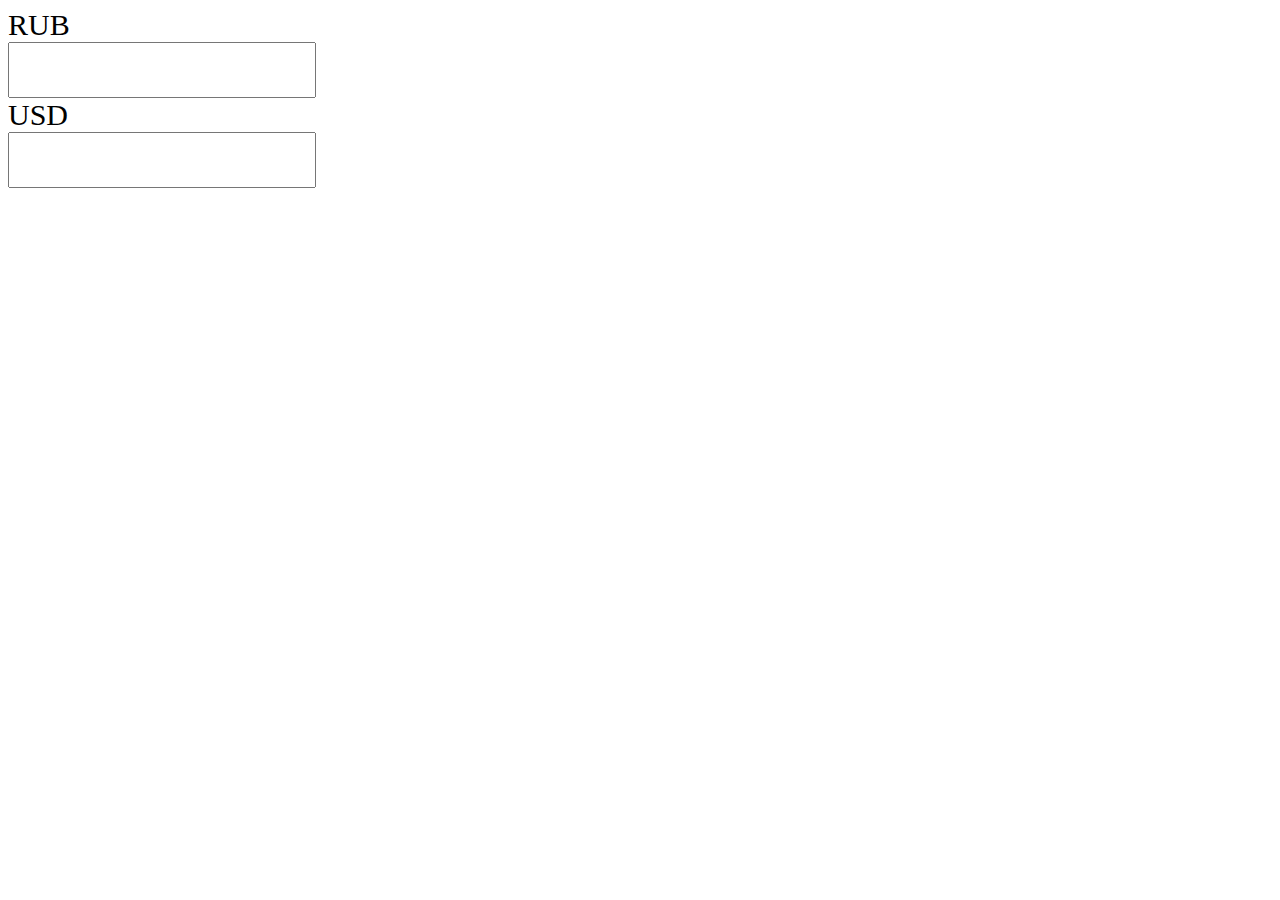
<file: AJAX/index.html>
<!DOCTYPE html>
<html lang="en">
<head>
    <meta charset="UTF-8">
    <meta name="viewport" content="width=device-width, initial-scale=1.0">
    <meta http-equiv="X-UA-Compatible" content="ie=edge">
    <title>Calc</title>
    <style>
        label {
            display: block;
            font-size: 30px;
        }
        input {
            width: 300px;
            height: 50px;
            font-size: 30px;
        }
    </style>
</head>
<body>
    <label for="rub">RUB</label>
    <input id="rub" type="text">
    <label for="usd">USD</label>
    <input id="usd" type="text">
    <script src="js/script.js"></script>
</body>
</html>
</file>
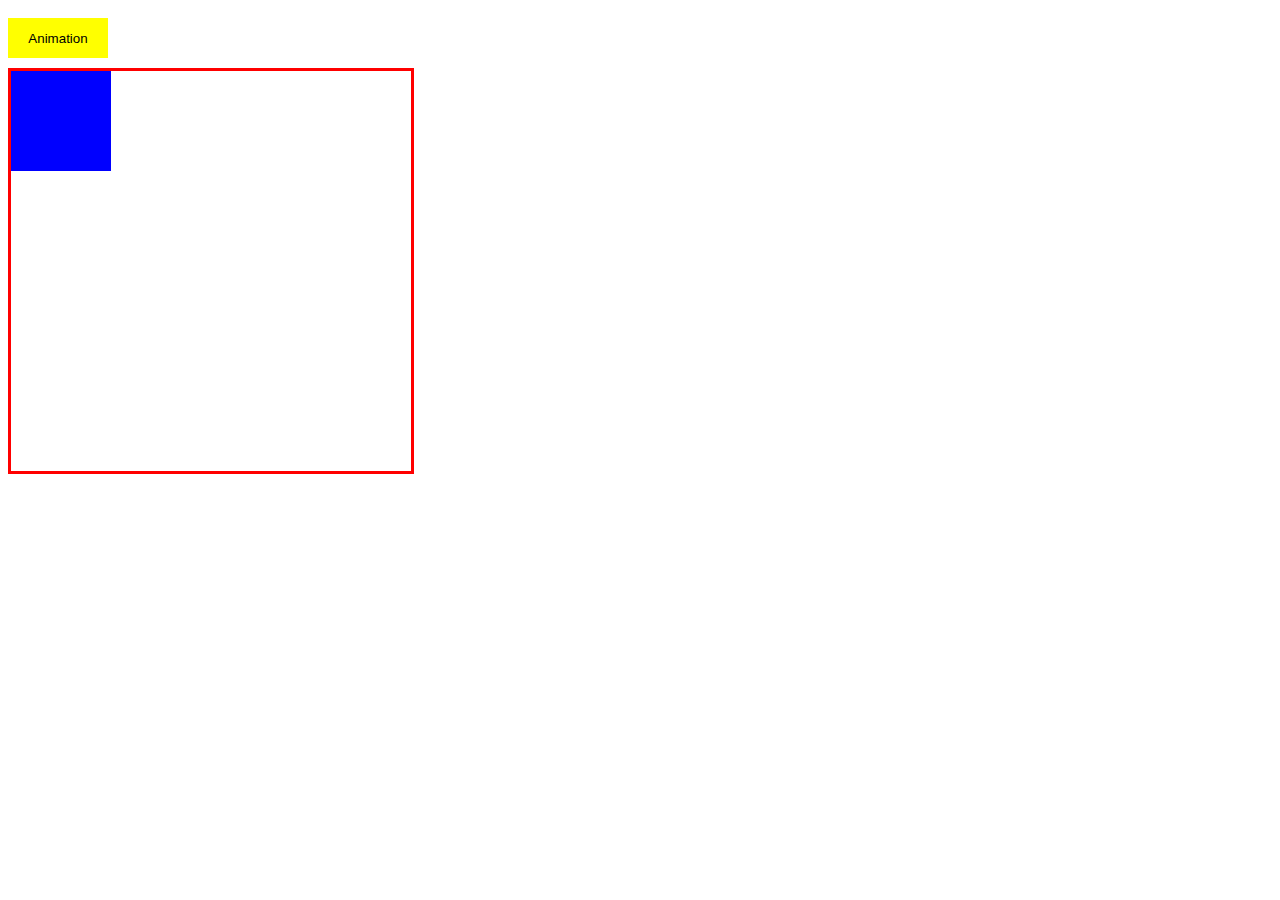
<file: animatio interval/index.html>
<!DOCTYPE html>
<html lang="ru">
  <head>
    <meta charset="utf-8">
    <meta http-equiv="X-UA-Compatible" content="IE=edge">
   	<title>Java Script</title>
   	<link rel="stylesheet" href="style.css">
  </head>
  <body>
    <button class="btn">Animation</button>
    <div class="wrapper">
        <div class="box"></div>
    </div>

	<script src="script.js"></script>
  </body>
</html>
</file>
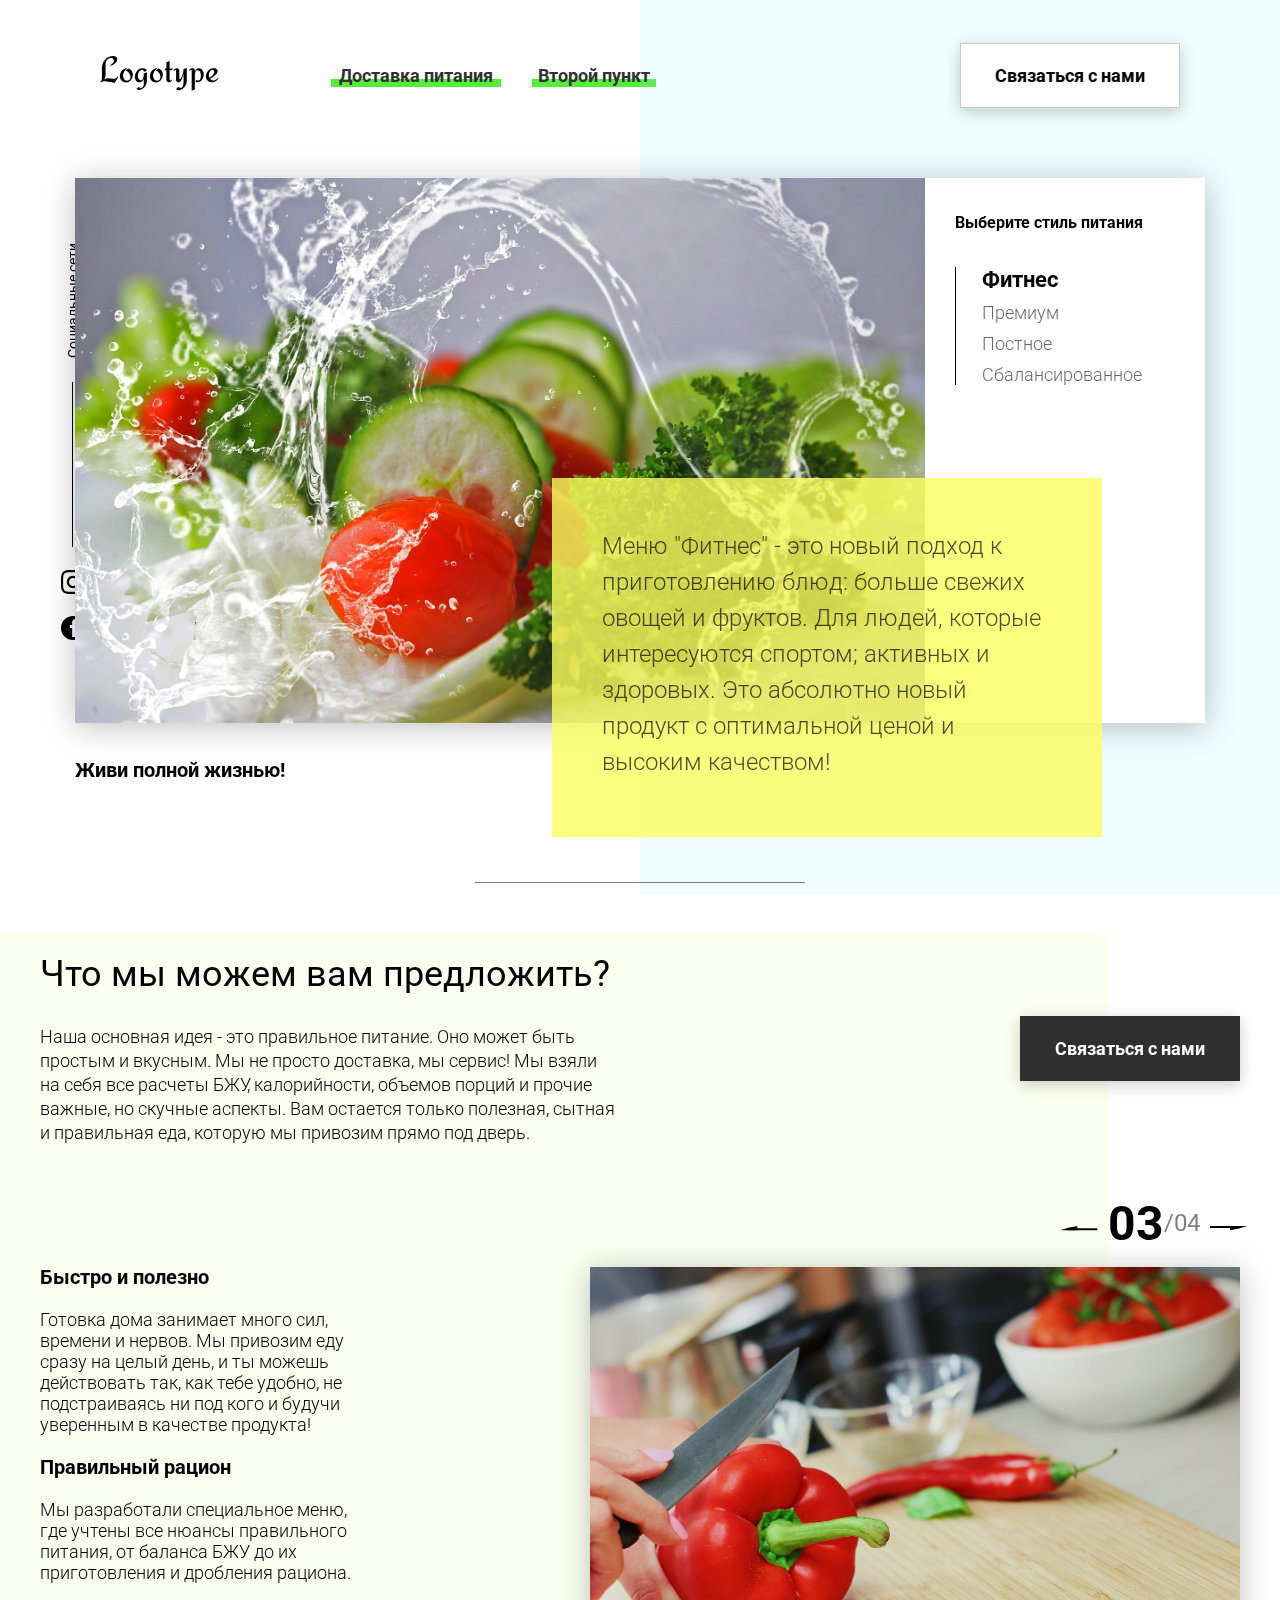
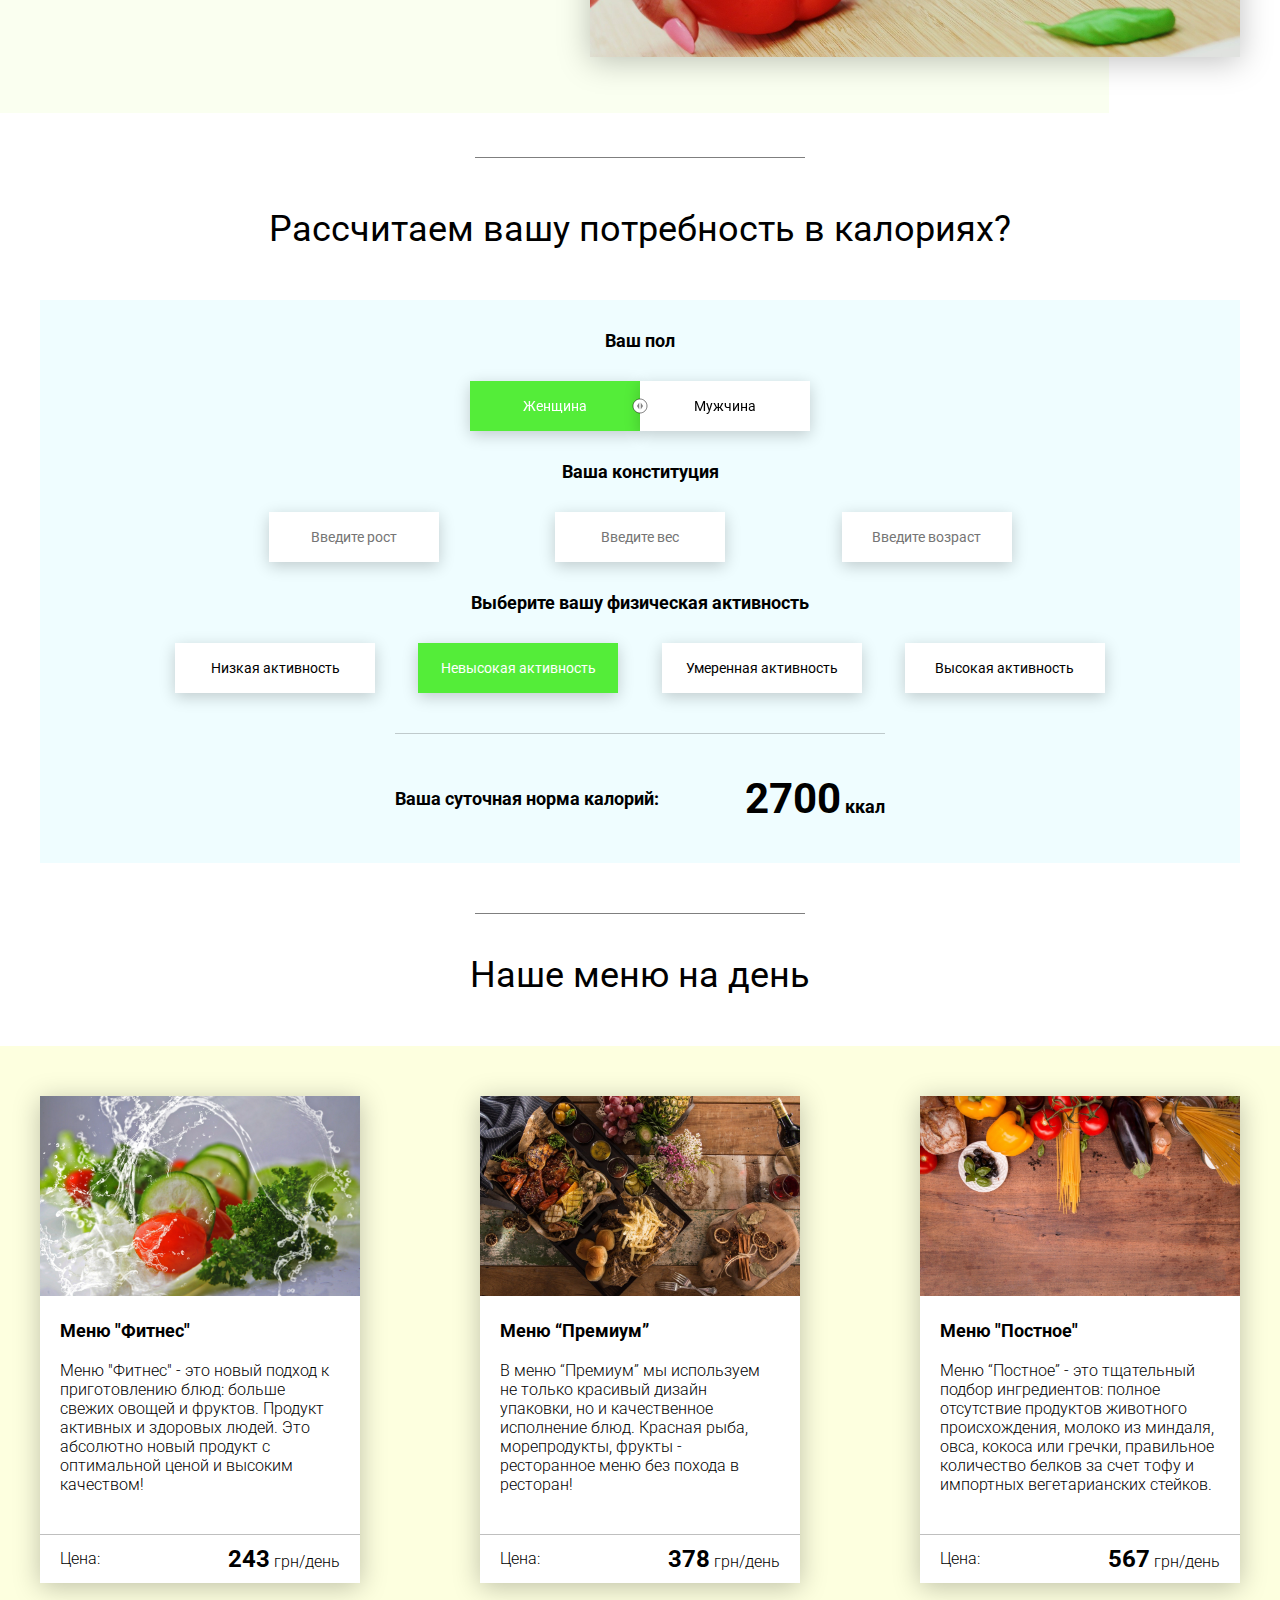
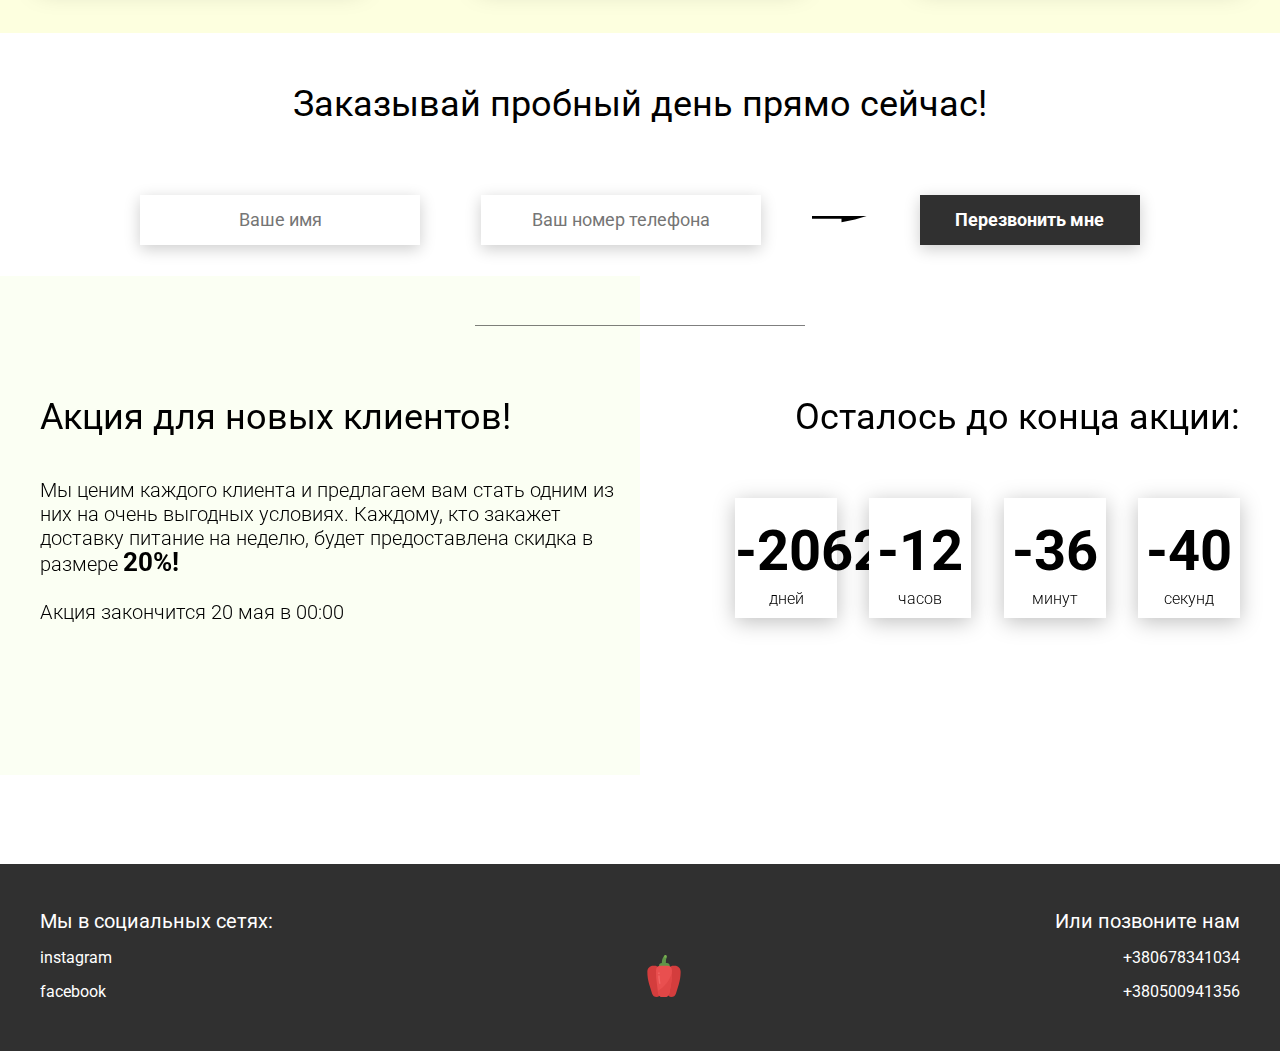
<file: Modal/index.html>
<!DOCTYPE html>
<html lang="en">

<head>
    <meta charset="UTF-8">
    <meta name="viewport" content="width=device-width, initial-scale=1.0">
    <title>Food</title>
    <link rel="stylesheet" href="css/style.css">
</head>

<body>
    <header class="header">
        <div class="header__left-block">
            <div class="header__logo">
                <img src="icons/logo.svg" alt="Логотип">
            </div>
            <nav class="header__links">
                <a href="#" class="header__link">Доставка питания</a>
                <a href="#" class="header__link">Второй пункт</a>
            </nav>
        </div>
        <div class="header__right-block">
            <button data-modal class="btn btn_white">Связаться с нами</button>
        </div>
    </header>
    <div class="sidepanel">
        <div class="sidepanel__text"><span>Социальные сети</span></div>
        <div class="sidepanel__divider"></div>
        <a href="#" class="sidepanel__icon">
            <img src="icons/instagram.svg" alt="instagram">
        </a>
        <a href="#" class="sidepanel__icon">
            <img src="icons/facebook.svg" alt="facebook">
        </a>
    </div>

    <div class="preview">
        <div class="bgc_blue"></div>
        <div class="container">
            <div class="tabcontainer">
                <div class="tabcontent">
                    <img src="img/tabs/vegy.jpg" alt="vegy">
                    <div class="tabcontent__descr">
                        Меню "Фитнес" - это новый подход к приготовлению блюд: больше свежих овощей и фруктов. Для
                        людей, которые интересуются спортом; активных и здоровых. Это абсолютно новый продукт с
                        оптимальной ценой и высоким качеством!
                    </div>
                </div>
                <div class="tabcontent">
                    <img src="img/tabs/elite.jpg" alt="elite">
                    <div class="tabcontent__descr">
                        Меню “Премиум” - мы используем не только красивый дизайн упаковки, но и качественное исполнение
                        блюд. Красная рыба, морепродукты, фрукты - ресторанное меню без похода в ресторан!
                    </div>
                </div>
                <div class="tabcontent">
                    <img src="img/tabs/post.jpg" alt="post">
                    <div class="tabcontent__descr">
                        Наше специальное “Постное меню” - это тщательный подбор ингредиентов: полное отсутствие
                        продуктов животного происхождения. Полная гармония с собой и природой в каждом элементе! Все
                        будет Ом!
                    </div>
                </div>
                <div class="tabcontent">
                    <img src="img/tabs/vegy.jpg" alt="vegy">
                    <div class="tabcontent__descr">
                        Меню "Сбалансированное" - это соответствие вашего рациона всем научным рекомендациям. Мы
                        тщательно просчитываем вашу потребность в к/б/ж/у и создаем лучшие блюда для вас.
                    </div>
                </div>
                <div class="tabheader">
                    <h3>Выберите стиль питания</h3>
                    <div class="tabheader__items">
                        <div class="tabheader__item tabheader__item_active">Фитнес</div>
                        <div class="tabheader__item">Премиум</div>
                        <div class="tabheader__item">Постное</div>
                        <div class="tabheader__item">Сбалансированное</div>
                    </div>
                </div>
            </div>
            <div class="preview__life">Живи полной жизнью!</div>
        </div>
    </div>

    <div class="divider"></div>

    <div class="offer">
        <div class="bgc_y"></div>
        <div class="container">
            <div class="offer__text">
                <h2 class="title">Что мы можем вам предложить?</h2>
                <div class="offer__descr">
                    Наша основная идея - это правильное питание. Оно может быть простым и вкусным. Мы не просто
                    доставка, мы сервис! Мы взяли на себя все расчеты БЖУ, калорийности, объемов порций и прочие важные,
                    но скучные аспекты. Вам остается только полезная, сытная и правильная еда, которую мы привозим прямо
                    под дверь.
                </div>
            </div>
            <div class="offer__action">
                <button data-modal class="btn btn_dark">Связаться с нами</button>
            </div>
        </div>
        <div class="container">
            <div class="offer__advantages">
                <h2>Быстро и полезно</h2>
                <div class="offer__advantages-text">
                    Готовка дома занимает много сил, времени и нервов. Мы привозим еду сразу на целый день, и ты можешь
                    действовать так, как тебе удобно, не подстраиваясь ни под кого и будучи уверенным в качестве
                    продукта!
                </div>
                <h2>Правильный рацион</h2>
                <div class="offer__advantages-text">
                    Мы разработали специальное меню, где учтены все нюансы правильного питания, от баланса БЖУ до их
                    приготовления и дробления рациона.
                </div>
            </div>
            <div class="offer__slider">
                <div class="offer__slider-counter">
                    <div class="offer__slider-prev">
                        <img src="icons/left.svg" alt="prev">
                    </div>
                    <span id="current">03</span>
                    /
                    <span id="total">04</span>
                    <div class="offer__slider-next">
                        <img src="icons/right.svg" alt="next">
                    </div>
                </div>
                <div class="offer__slider-wrapper">
                    <div class="offer__slide">
                        <img src="img/slider/pepper.jpg" alt="pepper">
                    </div>
                    <!-- <div class="offer__slide">
                        <img src="img/slider/food-12.jpg" alt="food">
                    </div>
                    <div class="offer__slide">
                        <img src="img/slider/olive-oil.jpg" alt="oil">
                    </div>
                    <div class="offer__slide">
                        <img src="img/slider/paprika.jpg" alt="paprika">
                    </div> -->
                </div>
            </div>
        </div>
    </div>

    <div class="divider"></div>

    <div class="calculating">
        <div class="container">
            <h2 class="title">Рассчитаем вашу потребность в калориях?
            </h2>
            <div class="calculating__field">
                <div class="calculating__subtitle">
                    Ваш пол
                </div>
                <div class="calculating__choose" id="gender">
                    <div class="calculating__choose-item calculating__choose-item_active">Женщина</div>
                    <div class="calculating__choose-item">Мужчина</div>
                </div>

                <div class="calculating__subtitle">
                    Ваша конституция
                </div>
                <div class="calculating__choose calculating__choose_medium">
                    <input type="text" id="height" placeholder="Введите рост" class="calculating__choose-item">
                    <input type="text" id="weight" placeholder="Введите вес" class="calculating__choose-item">
                    <input type="text" id="age" placeholder="Введите возраст" class="calculating__choose-item">
                </div>

                <div class="calculating__subtitle">
                    Выберите вашу физическая активность
                </div>
                <div class="calculating__choose calculating__choose_big">
                    <div id="low" class="calculating__choose-item">Низкая активность </div>
                    <div id="small" class="calculating__choose-item calculating__choose-item_active">Невысокая
                        активность</div>
                    <div id="medium" class="calculating__choose-item">Умеренная активность</div>
                    <div id="high" class="calculating__choose-item">Высокая активность</div>
                </div>

                <div class="calculating__divider"></div>

                <div class="calculating__total">
                    <div class="calculating__subtitle">
                        Ваша суточная норма калорий:
                    </div>
                    <div class="calculating__result">
                        <span>2700</span> ккал
                    </div>
                </div>
            </div>
        </div>
    </div>

    <div class="divider"></div>

    <div class="menu">
        <h2 class="title">Наше меню на день</h2>

        <div class="menu__field">
            <div class="container">

            </div>
        </div>
    </div>

    <div class="order">
        <div class="container">
            <div class="title">Заказывай пробный день прямо сейчас!</div>
            <form action="#" class="order__form">
                <input required placeholder="Ваше имя" name="name" type="text" class="order__input">
                <input required placeholder="Ваш номер телефона" name="phone" type="phone" class="order__input">
                <img src="icons/right.svg" alt="right">
                <button class="btn btn_dark btn_min">Перезвонить мне</button>
            </form>
        </div>
    </div>

    <div class="divider"></div>

    <div class="promotion">
        <div class="bgc_y"></div>
        <div class="container">
            <div class="promotion__text">
                <div class="title">Акция для новых клиентов!</div>
                <div class="promotion__descr">
                    Мы ценим каждого клиента и предлагаем вам стать одним из них на очень выгодных условиях.
                    Каждому, кто закажет доставку питание на неделю, будет предоставлена скидка в размере
                    <span>20%!</span>
                    <br><br>
                    Акция закончится 20 мая в 00:00
                </div>
            </div>
            <div class="promotion__timer">
                <div class="title">Осталось до конца акции:</div>
                <div class="timer">
                    <div class="timer__block">
                        <span id="days">12</span>
                        дней
                    </div>
                    <div class="timer__block">
                        <span id="hours">20</span>
                        часов
                    </div>
                    <div class="timer__block">
                        <span id="minutes">56</span>
                        минут
                    </div>
                    <div class="timer__block">
                        <span id="seconds">20</span>
                        секунд
                    </div>
                </div>
            </div>
        </div>
    </div>

    <footer class="footer">
        <div class="container">
            <div class="social">
                <div class="subtitle">Мы в социальных сетях:</div>
                <a href="#" class="link">instagram</a>
                <a href="#" class="link">facebook</a>
            </div>
            <div class="pepper">
                <img src="icons/veg.svg" alt="pepper">
            </div>
            <div class="call">
                <div class="subtitle">Или позвоните нам</div>
                <a href="#" class="link">+380678341034</a>
                <a href="#" class="link">+380500941356</a>
            </div>
        </div>
    </footer>

    <div class="modal">
        <div class="modal__dialog">
            <div class="modal__content">
                <form action="#">
                    <div data-close class="modal__close">&times;</div>
                    <div class="modal__title">Мы свяжемся с вами как можно быстрее!</div>
                    <input required placeholder="Ваше имя" name="name" type="text" class="modal__input">
                    <input required placeholder="Ваш номер телефона" name="phone" type="phone" class="modal__input">
                    <button class="btn btn_dark btn_min">Перезвонить мне</button>
                </form>
            </div>
        </div>
    </div>

    <script src="js/script.js"></script>
</body>

</html>
</file>
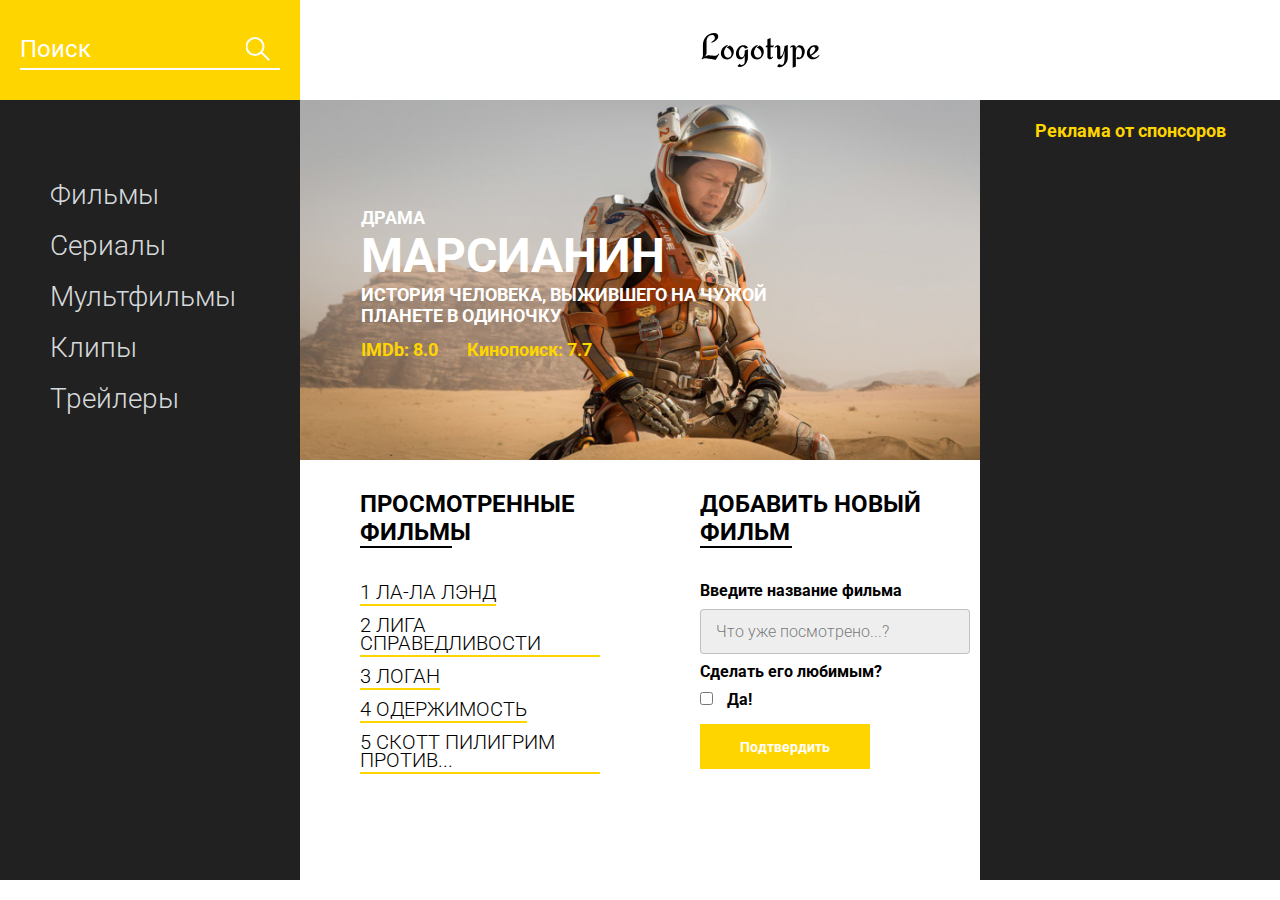
<file: project/index.html>
<!DOCTYPE html>
<html lang="en">

<head>
    <meta charset="UTF-8">
    <meta name="viewport" content="width=device-width, initial-scale=1.0">
    <title>Movie DB</title>
    <link href="https://fonts.googleapis.com/css?family=Roboto:300,400,700&display=swap&subset=cyrillic-ext"
        rel="stylesheet">
    <link rel="stylesheet" href="css/style.min.css">
</head>

<body>
    <header class="header">
        <div class="header__search">
            <form action="#">
                <input type="text" placeholder="Поиск">
            </form>
        </div>
        <div class="header__logo">
            <img src="icons/Logotype.svg" alt="logo">
        </div>
    </header>
    <main class="promo">
        <div class="promo__menu">
            <nav class="promo__menu-list">
                <ul>
                    <li><a class="promo__menu-item promo__menu-item-active" href="#">Фильмы</a></li>
                    <li><a class="promo__menu-item" href="#">Сериалы</a></li>
                    <li><a class="promo__menu-item" href="#">Мультфильмы</a></li>
                    <li><a class="promo__menu-item" href="#">Клипы</a></li>
                    <li><a class="promo__menu-item" href="#">Трейлеры</a></li>
                </ul>
            </nav>
        </div>
        <div class="promo__content">
            <div class="promo__bg">
                <div class="promo__genre">КОМЕДИЯ</div>
                <div class="promo__title">МАРСИАНИН</div>
                <div class="promo__descr">ИСТОРИЯ ЧЕЛОВЕКА, ВЫЖИВШЕГО НА ЧУЖОЙ ПЛАНЕТЕ В ОДИНОЧКУ</div>
                <div class="promo__ratings">
                    <span>IMDb: 8.0</span>
                    <span>Кинопоиск: 7.7</span>
                </div>
            </div>
            <div class="promo__interactive">
                <div>
                    <div class="promo__interactive-title">ПРОСМОТРЕННЫЕ ФИЛЬМЫ</div>
                    <ul class="promo__interactive-list">
                        <li class="promo__interactive-item">ЛОГАН
                            <div class="delete"></div>
                        </li>
                        <li class="promo__interactive-item">ЛИГА СПРАВЕДЛИВОСТИ
                            <div class="delete"></div>
                        </li>
                        <li class="promo__interactive-item">ЛА-ЛА ЛЭНД
                            <div class="delete"></div>
                        </li>
                        <li class="promo__interactive-item">ОДЕРЖИМОСТЬ
                            <div class="delete"></div>
                        </li>
                        <li class="promo__interactive-item">СКОТТ ПИЛИГРИМ ПРОТИВ...
                            <div class="delete"></div>
                        </li>
                    </ul>
                </div>
                <div>
                    <form class="add">
                        <div class="promo__interactive-title">ДОБАВИТЬ НОВЫЙ ФИЛЬМ</div>
                        <span>Введите название фильма</span>
                        <input class="adding__input" type="text" placeholder="Что уже посмотрено...?">
                        <span>Сделать его любимым?</span>
                        <input data-check type="checkbox">
                        <span class="yes">Да!</span>
                        <button>Подтвердить</button>
                    </form>
                </div>
            </div>
        </div>
        <div class="promo__adv">
            <div class="promo__adv-title">Реклама от спонсоров</div>
            <img src="img/content_1.jpg" alt="some picture">
            <img src="img/content_2.jpg" alt="some picture">
            <img src="img/content_3.png" alt="some picture">
        </div>
    </main>

    <script src="js/script.js"></script>
</body>

</html>
</file>
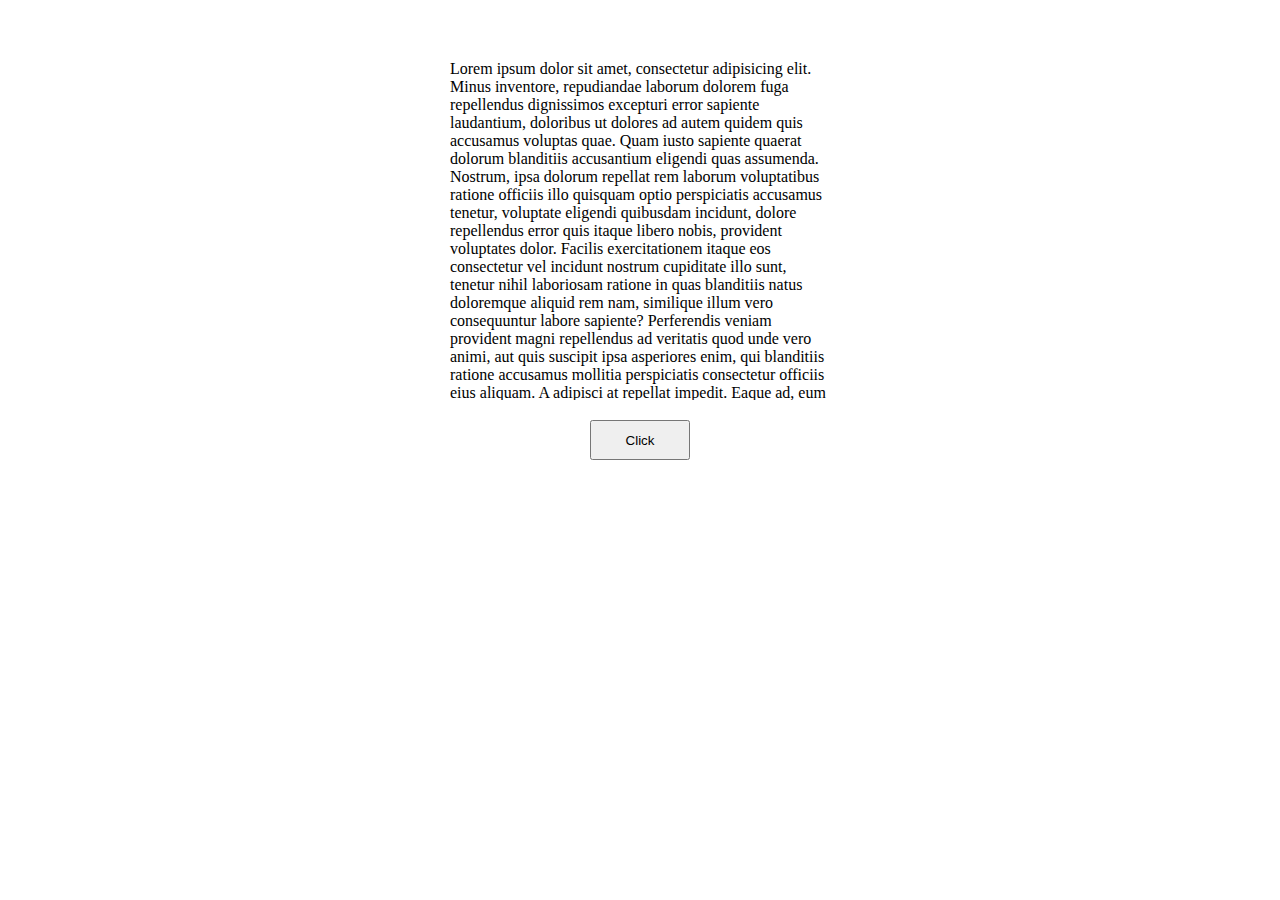
<file: scroll/index.html>
<!DOCTYPE html>
<html lang="ru">
  <head>
    <meta charset="utf-8">
    <meta http-equiv="X-UA-Compatible" content="IE=edge">
   	<title>JavaScript</title>
   	<link rel="stylesheet" href="style.css">
  </head>
  <body>
    
    <div class="box">Lorem ipsum dolor sit amet, consectetur adipisicing elit. Minus inventore, repudiandae laborum dolorem fuga repellendus dignissimos excepturi error sapiente laudantium, doloribus ut dolores ad autem quidem quis accusamus voluptas quae. Quam iusto sapiente quaerat dolorum blanditiis accusantium eligendi quas assumenda. Nostrum, ipsa dolorum repellat rem laborum voluptatibus ratione officiis illo quisquam optio perspiciatis accusamus tenetur, voluptate eligendi quibusdam incidunt, dolore repellendus error quis itaque libero nobis, provident voluptates dolor. Facilis exercitationem itaque eos consectetur vel incidunt nostrum cupiditate illo sunt, tenetur nihil laboriosam ratione in quas blanditiis natus doloremque aliquid rem nam, similique illum vero consequuntur labore sapiente? Perferendis veniam provident magni repellendus ad veritatis quod unde vero animi, aut quis suscipit ipsa asperiores enim, qui blanditiis ratione accusamus mollitia perspiciatis consectetur officiis eius aliquam. A adipisci at repellat impedit. Eaque ad, eum laudantium deserunt. Quis error voluptatem tempora quam ducimus aut, architecto odio voluptatum reiciendis. Atque error, deleniti similique non nam ratione. Perferendis, officiis mollitia laboriosam quam, nisi vel obcaecati vero dicta ducimus dolorum quas, excepturi consequatur fugiat sit minima repellendus quia aliquid numquam id autem unde dolorem quaerat odit. Harum eaque dolor dicta, accusantium deserunt eius deleniti nisi quas assumenda consectetur, odit modi exercitationem, officia doloribus quidem perferendis repellendus quos commodi eveniet cum beatae ea molestiae reprehenderit. Facilis, iste corporis earum. Nemo aliquam architecto error facilis amet, nihil sed excepturi necessitatibus rem delectus, omnis ipsa ut temporibus expedita quas natus ipsum fuga eum harum nisi facere cupiditate reiciendis! Id magnam blanditiis eligendi, nulla accusamus magni. Placeat quidem repellat explicabo minus esse numquam velit, accusantium a, cumque aperiam iure alias natus aliquam minima quas possimus assumenda quod, doloremque saepe perspiciatis nulla vero quibusdam voluptates. Nihil, aliquam maiores earum non similique quos? Quos cumque est illum assumenda perspiciatis, obcaecati atque doloribus cum soluta sit qui, deserunt reprehenderit quibusdam ratione odio similique a, quod cupiditate! Accusamus hic minus numquam, repellendus, ullam beatae itaque ad laudantium doloremque dolore error praesentium provident consequuntur consectetur culpa necessitatibus facere. Adipisci dignissimos fugiat consequuntur temporibus magni eius deleniti. Reiciendis, distinctio nesciunt modi repellendus aperiam quia dolore porro, pariatur eos. Ducimus iusto officiis cupiditate, error modi eius, dolores maxime a eaque tenetur? Quae nulla reprehenderit voluptatibus fugit cum distinctio hic libero maiores fugiat, atque amet qui cupiditate pariatur quaerat illo similique sunt doloribus modi reiciendis blanditiis in voluptatem esse. Hic voluptates atque beatae nihil ad perspiciatis repudiandae, consequuntur non nesciunt maiores alias eos odit, officiis inventore eaque aperiam voluptatibus. Fugiat eum esse nam saepe soluta ab accusamus nemo fuga aut, distinctio officia atque. Voluptatibus perspiciatis magni harum incidunt aliquid temporibus quas labore exercitationem. Alias mollitia magnam sequi, totam corrupti temporibus facere praesentium iste velit aliquam minus enim cupiditate rem. Iste molestiae maxime illum non accusantium voluptas blanditiis, quod consectetur, quidem est culpa voluptates obcaecati, ipsum ab natus vitae! Consectetur animi quae tenetur odio repellendus natus tempora ipsa culpa, inventore accusamus ea corporis doloribus id harum voluptatem, praesentium temporibus, explicabo totam mollitia molestiae est iusto vel repellat molestias. Repellat placeat voluptas quaerat eaque, illum dicta rerum numquam sunt!</div>
    <button>Click</button>
	<script src="script.js"></script>
  </body>
</html>
</file>
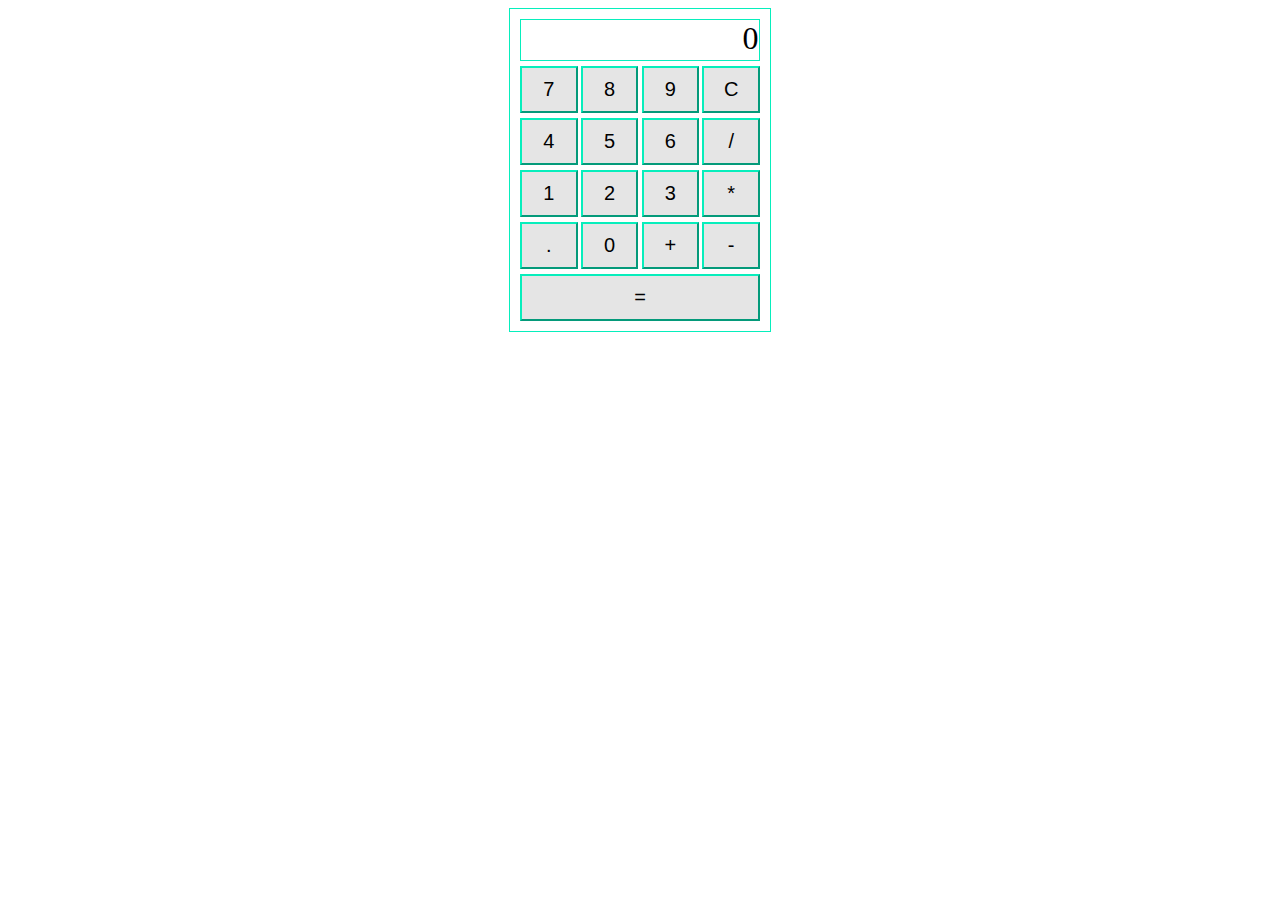
<file: кулькулятор/index.html>
<!DOCTYPE html>
<html lang="en">

<head>
  <meta charset="UTF-8">
  <meta name="viewport" content="width=device-width, initial-scale=1.0">
  <link rel="stylesheet" href="style.css">
  <title>Кулькулятор</title>
</head>

<body>
  <div class="container">
    <div class="result">
      <div class="result__text">0</div>
    </div>
    <div class="buttonrow">
      <button class="button btn__number">7</button>
      <button class="button btn__number">8</button>
      <button class="button btn__number">9</button>
      <button class="button " id="btn__clear">C</button>
    </div>
    <div class="buttonrow">
      <button class="button btn__number">4</button>
      <button class="button btn__number">5</button>
      <button class="button btn__number">6</button>
      <button class="button btn__number">/</button>
    </div>
    <div class="buttonrow">
      <button class="button btn__number">1</button>
      <button class="button btn__number">2</button>
      <button class="button btn__number">3</button>
      <button class="button btn__number">*</button>
    </div>
    <div class="buttonrow">
      <button class="button" id="btn__dot">.</button>
      <button class="button btn__number">0</button>
      <button class="button btn__number">+</button>
      <button class="button btn__number">-</button>
    </div>
    <div class="buttonrow">
      <button class="button button--big" id="btn__eq">=</button>
    </div>
  </div>





  <script src="alert.js"></script>
</body>

</html>
</file>
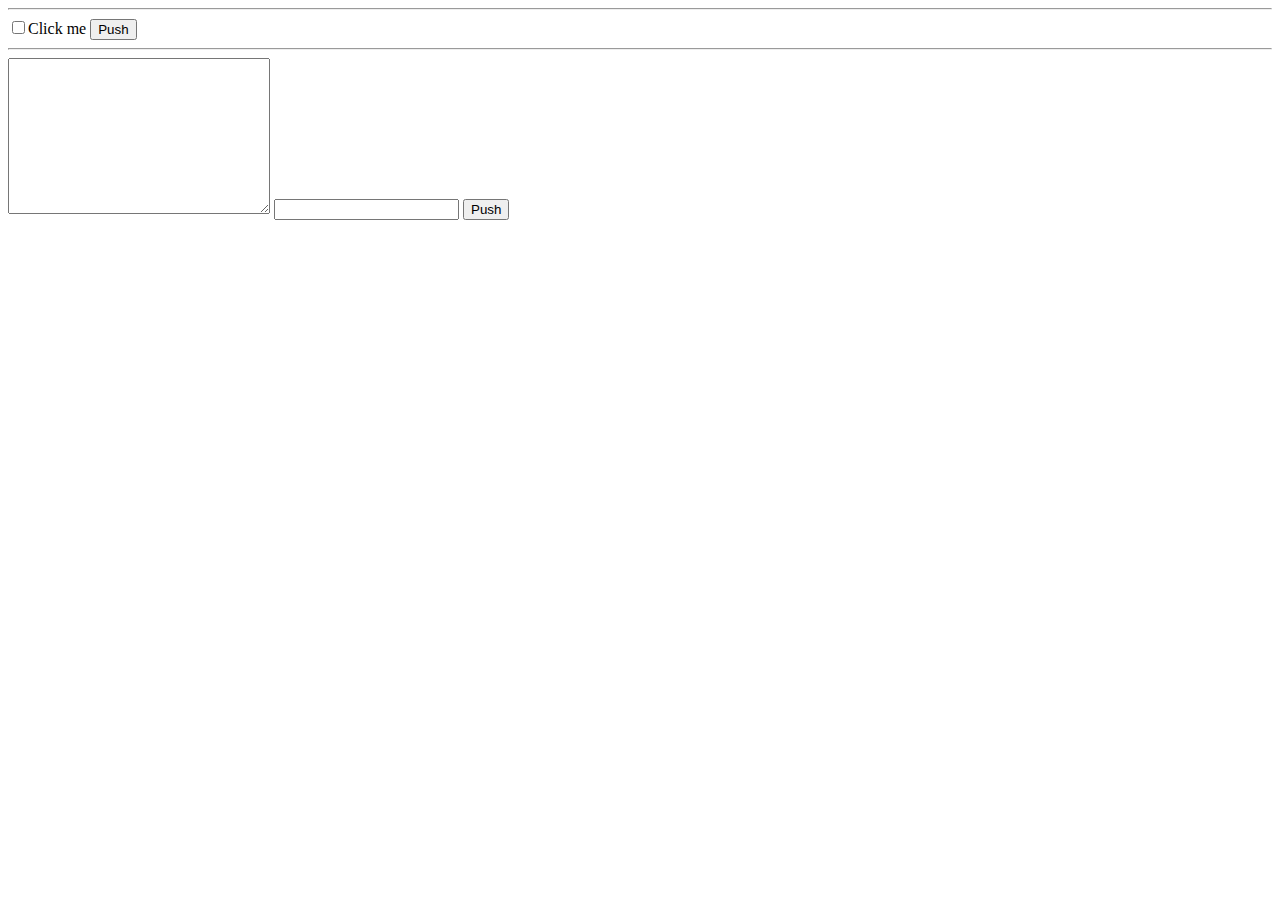
<file: тест/index.html>
<!DOCTYPE html>
<html lang="en">

<head>
    <meta charset="UTF-8">
    <meta name="viewport" content="width=device-width, initial-scale=1.0">
    <title>Document</title>
</head>

<body>
    <!-- <input type="range" min="0" max="200" id="one"></input>
    <button>Push</button>
    <span id="two">100</span> -->

    <hr>
    <input type="checkbox" name="" id="i2" value="hello"><label for="i2">Click me</label>
    <button id="btn-1">Push</button>

    <hr>

    <form action="">
        <textarea name="n1" id="two" cols="30" rows="10"></textarea>
        <input type="text" id="three" name="n2">
        <button id="btn-2">Push</button>

    </form>





    <script src="C:\Users\Сralve\Desktop\js\тест\script.js"></script>

</body>

</html>
</file>
<file: animatio interval/style.css>
.box {
  position: absolute;
  width: 100px;
  height: 100px;
  background-color: blue;
}
.wrapper {
  position: relative;
  width: 400px;
  height: 400px;
  border: 3px solid red;
}
button {
  margin-bottom: 10px;
  margin-top: 10px;
  width: 100px;
  height: 40px;
  background-color: yellow;
  border: none;
}
</file>
<file: Modal/css/style.css>
@import url(https://fonts.googleapis.com/css?family=Roboto:300,400,700&display=swap&subset=cyrillic-ext);

* {
    box-sizing: border-box;
    margin: 0;
    padding: 0;
    font-family: Roboto, sans-serif
}

a {
    text-decoration: none
}

.btn {
    width: 220px;
    height: 65px;
    display: flex;
    justify-content: center;
    align-items: center;
    background-color: #fff;
    font-size: 18px;
    font-weight: 700;
    border: 1px solid rgba(0, 0, 0, .2);
    box-shadow: 0 4px 15px rgba(0, 0, 0, .2);
    cursor: pointer;
    transition: .3s all;
    outline: 0
}

.btn_white {
    background-color: #fff
}

.btn_dark {
    background-color: #303030;
    color: #fff;
    border: none
}

.btn_min {
    height: 50px
}

.btn:hover {
    box-shadow: 0 4px 30px rgba(0, 0, 0, .3)
}

.container {
    max-width: 1200px;
    margin: 0 auto
}

.divider {
    width: 330px;
    height: 1px;
    margin: 0 auto;
    background-color: rgba(0, 0, 0, .5)
}

.title {
    font-size: 36px;
    font-weight: 400
}

.header {
    display: flex;
    justify-content: space-between;
    align-items: center;
    height: 150px;
    padding: 0 100px
}

.header__left-block {
    display: flex;
    justify-content: space-between;
    min-width: 550px
}

.header__logo {
    max-width: 170px
}

.header__logo img {
    width: 100%
}

.header__links {
    display: flex;
    align-items: center
}

.header__link {
    position: relative;
    margin-right: 45px;
    font-weight: 700;
    font-size: 18px;
    color: #303030
}

.header__link:after {
    content: '';
    position: absolute;
    display: block;
    width: 110%;
    left: -5%;
    bottom: -1px;
    z-index: -1;
    height: 8px;
    background: #54ed39
}

.header__link:last-child {
    margin-right: 0
}

.sidepanel {
    position: fixed;
    left: 60px;
    top: 240px;
    height: 400px;
    width: 25px;
    display: flex;
    flex-direction: column;
    justify-content: space-between;
    align-items: center
}

.sidepanel__text {
    width: 120px;
    height: 120px;
    font-size: 14px
}

.sidepanel__text span {
    display: flex;
    transform: rotate(-90deg) translateX(-50px)
}

.sidepanel__divider {
    width: 1px;
    height: 165px;
    background-color: #000
}

.sidepanel__icon {
    width: 24px;
    height: 24px
}

.sidepanel__icon img {
    width: 100%
}

.preview {
    padding: 28px 0 100px 0;
    position: relative
}

.preview__life {
    font-weight: 700;
    font-size: 20px;
    margin-left: 35px;
    margin-top: 35px
}

.bgc_blue {
    position: absolute;
    right: 0;
    top: -155px;
    width: 50vw;
    height: 900px;
    background: rgba(146, 242, 255, .15);
    z-index: -1
}

.tabcontainer {
    display: flex;
    width: 1130px;
    margin: 0 auto;
    box-shadow: 0 4px 30px rgba(0, 0, 0, .25)
}

.tabcontent {
    width: 850px;
    position: relative
}

.tabcontent img {
    width: 100%;
    height: 100%;
    object-fit: cover
}

.tabcontent__descr {
    position: absolute;
    top: 300px;
    right: -177px;
    width: 550px;
    height: 359px;
    background: rgba(251, 254, 93, .8);
    padding: 50px;
    font-size: 24px;
    font-weight: 300;
    line-height: 36px;
    color: rgba(0, 0, 0, .7)
}

.tabheader {
    width: 280px;
    padding: 35px 30px;
    background-color: #fff
}

.tabheader h3 {
    font-weight: 700;
    font-size: 16px
}

.tabheader__items {
    margin-top: 35px;
    padding-left: 26px;
    border-left: 1px solid #000
}

.tabheader__item {
    font-weight: 700;
    font-size: 18px;
    font-weight: 300;
    margin-top: 10px;
    color: rgba(0, 0, 0, .6);
    cursor: pointer;
    transition: .3s all
}

.tabheader__item_active {
    color: #000;
    font-size: 22px;
    font-weight: 700
}

.offer {
    padding: 70px 0 100px 0;
    position: relative
}

.offer .container {
    display: flex;
    justify-content: space-between
}

.offer .bgc_y {
    position: absolute;
    width: 1109px;
    height: 780px;
    background: rgba(243, 255, 222, .45);
    z-index: -1;
    top: 50px
}

.offer__text {
    width: 580px
}

.offer__descr {
    font-size: 18px;
    margin-top: 30px;
    font-weight: 300;
    line-height: 24px
}

.offer__action {
    display: flex;
    align-items: center;
    justify-content: flex-end
}

.offer__advantages {
    width: 330px;
    margin-top: 50px
}

.offer__advantages h2 {
    font-weight: 700;
    font-size: 20px;
    margin-top: 20px
}

.offer__advantages h2:first-child {
    margin-top: 70px
}

.offer__advantages-text {
    margin-top: 20px;
    font-size: 18px;
    font-weight: 300;
    line-height: 21px
}

.offer__slider {
    width: 650px;
    margin-top: 50px;
    display: flex;
    flex-direction: column;
    align-items: flex-end
}

.offer__slider-counter {
    display: flex;
    width: 180px;
    align-items: center;
    font-size: 24px;
    color: rgba(0, 0, 0, .5)
}

.offer__slider-wrapper {
    width: 100%;
    margin-top: 15px;
    box-shadow: 0 4px 30px rgba(0, 0, 0, .25)
}

.offer__slider-prev {
    margin-right: 10px;
    cursor: pointer
}

.offer__slider-next {
    margin-left: 10px;
    cursor: pointer
}

.offer__slider #current {
    font-size: 48px;
    font-weight: 700;
    color: #000
}

.offer__slide {
    width: 100%;
    height: 390px
}

.offer__slide img {
    width: 100%;
    height: 100%;
    object-fit: cover
}

.calculating {
    padding: 50px 0
}

.calculating .title {
    text-align: center
}

.calculating__field {
    width: 100%;
    margin-top: 50px;
    background: rgba(146, 242, 255, .15);
    padding: 30px 0 40px 0
}

.calculating__subtitle {
    text-align: center;
    font-size: 18px;
    font-weight: 700;
    margin-top: 30px
}

.calculating__subtitle:first-child {
    margin-top: 0
}

.calculating #gender:after {
    content: '';
    position: absolute;
    top: 50%;
    transform: translateY(-50%);
    display: block;
    width: 16px;
    height: 16px;
    background: url(../icons/switch.svg) center center/cover no-repeat
}

.calculating__choose {
    position: relative;
    display: flex;
    margin-top: 30px;
    justify-content: center
}

.calculating__choose-item {
    display: flex;
    align-items: center;
    justify-content: center;
    width: 170px;
    height: 50px;
    padding: 0 10px;
    background: #fff;
    box-shadow: 0 4px 15px rgba(0, 0, 0, .2);
    border: none;
    text-align: center;
    font-size: 14px;
    cursor: pointer;
    outline: 0;
    transition: .3s all
}

.calculating__choose-item_active {
    color: #fff;
    background-color: #54ed39
}

.calculating__choose_medium {
    width: 743px;
    justify-content: space-between;
    margin: 30px auto 0 auto
}

.calculating__choose_big {
    width: 930px;
    justify-content: space-between;
    margin: 30px auto 0 auto
}

.calculating__choose_big .calculating__choose-item {
    width: 200px
}

.calculating__divider {
    width: 490px;
    height: 1px;
    margin: 40px auto;
    background-color: rgba(0, 0, 0, .2)
}

.calculating__total {
    width: 490px;
    margin: 0 auto;
    display: flex;
    justify-content: space-between;
    align-items: center
}

.calculating__result {
    font-size: 18px;
    font-weight: 700
}

.calculating__result span {
    font-size: 42px
}

.menu {
    padding: 40px 0 50px 0
}

.menu .container {
    display: flex;
    justify-content: space-between;
    align-items: flex-start
}

.menu .title {
    text-align: center
}

.menu__field {
    margin-top: 50px;
    padding: 50px 0;
    width: 100%;
    background: rgba(249, 254, 126, .25)
}

.menu__item {
    width: 320px;
    min-height: 450px;
    background: #fff;
    box-shadow: 0 4px 25px rgba(0, 0, 0, .25);
    font-size: 16px;
    font-weight: 300
}

.menu__item img {
    width: 100%;
    height: 200px;
    object-fit: cover
}

.menu__item-subtitle {
    font-weight: 700;
    font-size: 18px;
    padding: 0 20px;
    margin-top: 20px
}

.menu__item-descr {
    margin-top: 20px;
    padding: 0 20px
}

.menu__item-divider {
    width: 100%;
    height: 1px;
    background-color: rgba(0, 0, 0, .25);
    margin-top: 40px
}

.menu__item-price {
    display: flex;
    justify-content: space-between;
    align-items: center;
    padding: 10px 20px
}

.menu__item-price span {
    font-size: 24px;
    font-weight: 700
}

.order {
    padding-bottom: 80px
}

.order .title {
    text-align: center
}

.order__form {
    margin-top: 70px;
    padding: 0 100px;
    display: flex;
    justify-content: space-between;
    align-items: center
}

.order__form img {
    transform: scale(1.5)
}

.order__input {
    width: 280px;
    height: 50px;
    background: #fff;
    box-shadow: 0 4px 15px rgba(0, 0, 0, .2);
    border: none;
    font-size: 18px;
    text-align: center;
    padding: 0 20px;
    outline: 0
}

.promotion {
    padding: 70px 0 240px 0;
    position: relative
}

.promotion .container {
    display: flex
}

.promotion .bgc_y {
    position: absolute;
    width: 50%;
    height: 499px;
    background: rgba(243, 255, 222, .35);
    z-index: -1;
    top: -50px;
    left: 0
}

.promotion__text {
    width: 50%
}

.promotion__descr {
    margin-top: 40px;
    font-size: 20px;
    line-height: 24px;
    font-weight: 300
}

.promotion__descr span {
    font-weight: 700;
    font-size: 26px
}

.promotion__timer {
    width: 50%
}

.promotion__timer .title {
    text-align: right
}

.promotion__timer .timer {
    margin-top: 60px;
    padding-left: 95px;
    display: flex;
    justify-content: space-between;
    align-items: center
}

.promotion__timer .timer__block {
    width: 102px;
    height: 120px;
    background: #fff;
    box-shadow: 0 4px 20px rgba(0, 0, 0, .25);
    font-size: 16px;
    font-weight: 300;
    text-align: center
}

.promotion__timer .timer__block span {
    display: block;
    margin-top: 20px;
    margin-bottom: 5px;
    font-size: 56px;
    font-weight: 700
}

.footer {
    min-height: 180px;
    background-color: #303030;
    padding: 45px 0 50px 0;
    color: #fff
}

.footer .container {
    height: 100%;
    display: flex;
    justify-content: space-between;
    align-items: flex-end
}

.footer .subtitle {
    font-size: 20px
}

.footer .link {
    display: block;
    margin-top: 15px;
    font-size: 16px;
    color: #fff
}

.footer .call {
    text-align: right
}

.modal {
    position: fixed;
    top: 0;
    left: 0;
    z-index: 1050;
    display: none;
    width: 100%;
    height: 100%;
    overflow: hidden;
    background-color: rgba(0, 0, 0, .5)
}

.modal__dialog {
    max-width: 500px;
    margin: 40px auto
}

.modal__content {
    position: relative;
    width: 100%;
    padding: 40px;
    background-color: #fff;
    border: 1px solid rgba(0, 0, 0, .2);
    border-radius: 4px;
    max-height: 80vh;
    overflow-y: auto
}

.modal__close {
    position: absolute;
    top: 8px;
    right: 14px;
    font-size: 30px;
    color: #000;
    opacity: .5;
    font-weight: 700;
    border: none;
    background-color: transparent;
    cursor: pointer
}

.modal__title {
    text-align: center;
    font-size: 22px;
    text-transform: uppercase
}

.modal__input {
    display: block;
    margin: 20px auto 20px auto;
    width: 280px;
    height: 50px;
    background: #fff;
    box-shadow: 0 4px 15px rgba(0, 0, 0, .2);
    border: none;
    font-size: 18px;
    text-align: center;
    padding: 0 20px;
    outline: 0
}

.modal .btn {
    display: block;
    width: 280px;
    margin: 0 auto
}

.show {
    display: block;
}

.hide {
    display: none;
}

.fade {
    animation-name: fade;
    animation-duration: 1.5s;
}

@keyframes fade {
    from {
        opacity: 0.1;
    }

    to {
        opacity: 1;
    }
}
</file>
<file: scroll/style.css>
.box {
box-sizing: border-box;
  width: 400px;
  height: 350px;
  overflow: scroll;
  margin: 0 auto;
  margin-top: 50px;
  padding: 10px;
}
button {
  width: 100px;
  height: 40px;
  display: block;
  margin: 0 auto;
  margin-top: 20px; 
}
</file>
<file: кулькулятор/style.css>
.container {
    display: block;
    max-width: 240px;
    text-align: center;
    margin: 0 auto;
    border: 1px solid #07eebc;
    padding: 10px;
}

.result {
    width: 99%;
    height: 40px;
    border: 1px solid  #07eebc;
    text-align: right;
    
   
}

.result__text {
    font-size: 32px;   
}

.buttonrow {
    width: 100%;
    margin-top: 5px;
    display: flex;
    align-items: center;   
    justify-content: space-between;
}

.button {
    color: #000;
    width: 24%;
    padding: 10px 25px;
    font-size: 20px;
    display: flex;
    justify-content: center;
    background-color: #e5e5e5;
    border-color:  #07eebc;
    box-shadow: 0;
    cursor: pointer;
    outline: none;
    transition: background .1s linear;
}

.button:hover {
    
    background: #ccc
}

.button--big {
    width: 100%;
}
</file>
<file: project/css/style.min.css>
*{-webkit-box-sizing:border-box;box-sizing:border-box;margin:0;padding:0;font-family:'Roboto', sans-serif}.header{display:-webkit-box;display:-ms-flexbox;display:flex;height:100px}.header__search{display:-webkit-box;display:-ms-flexbox;display:flex;-webkit-box-pack:center;-ms-flex-pack:center;justify-content:center;-webkit-box-align:center;-ms-flex-align:center;align-items:center;height:100%;width:300px;background:#FFD500}.header__search form{position:relative;width:260px;height:30px}.header__search form input{width:100%;border:none;border-bottom:2px solid #fff;background-color:transparent;color:#fff;font-size:24px;line-height:28px;padding-bottom:5px;outline:none}.header__search form input::-webkit-input-placeholder{color:#fff}.header__search form input:-ms-input-placeholder{color:#fff}.header__search form input::-ms-input-placeholder{color:#fff}.header__search form input::placeholder{color:#fff}.header__search form:after{content:'';display:block;position:absolute;top:2px;right:10px;background:url("../icons/search.svg") center center/cover no-repeat;width:24px;height:24px}.header__logo{display:-webkit-box;display:-ms-flexbox;display:flex;-webkit-box-pack:center;-ms-flex-pack:center;justify-content:center;-webkit-box-align:center;-ms-flex-align:center;align-items:center;height:100%;width:calc(100% - 360px)}.promo{height:780px;display:-webkit-box;display:-ms-flexbox;display:flex}.promo__menu{width:300px;height:100%;background:#212121;padding:60px 0 0 10px}.promo__menu-item{display:block;font-size:28px;line-height:33px;color:#D6D9DC;text-decoration:none;font-weight:300;padding-left:40px;margin-top:18px}.promo__menu-item:hover{color:#FFD500}.promo__menu-item_active{border-left:2px solid  #FFD500;color:#FFD500}.promo__content{width:calc(100% - 600px)}.promo__bg{height:360px;background:url("../img/mars.webp") center center/cover no-repeat;background-position:top;padding:107px 0 0 61px}.promo__genre{font-weight:bold;font-size:18px;line-height:21px;color:#FFFFFF;text-transform:uppercase}.promo__title{font-weight:bold;font-size:48px;line-height:56px;color:#FFFFFF;text-transform:uppercase}.promo__descr{width:481px;font-weight:bold;font-size:18px;line-height:21px;color:#FFFFFF;text-transform:uppercase}.promo__ratings{margin-top:13px}.promo__ratings span{font-weight:bold;font-size:18px;line-height:21px;color:#FFD500;margin-right:25px}.promo__interactive{display:-webkit-box;display:-ms-flexbox;display:flex}.promo__interactive>div{width:50%;padding:30px 0 0 60px}.promo__interactive-title{display:inline-block;font-weight:bold;font-size:24px;line-height:28px;color:#000000}.promo__interactive-title:after{content:'';display:block;width:33%;height:2px;background-color:#000}.promo__interactive-list{list-style-type:none;margin-top:35px;display:-webkit-box;display:-ms-flexbox;display:flex;-webkit-box-orient:vertical;-webkit-box-direction:normal;-ms-flex-direction:column;flex-direction:column;-webkit-box-align:start;-ms-flex-align:start;align-items:flex-start}.promo__interactive-item{display:inline-block;position:relative;font-weight:300;font-size:20px;line-height:18px;color:#000000;margin-bottom:15px;padding-right:40px;text-transform:uppercase}.promo__interactive-item span{display:block;position:absolute;left:-30px;top:50%;-webkit-transform:translateY(-50%);transform:translateY(-50%);width:20px;height:20px;background:url("../icons/Star.svg") center center/cover no-repeat}.promo__interactive-item:before{content:'';position:absolute;bottom:-5px;display:block;width:calc(100% - 40px);height:2px;background-color:#FFD500}.promo__interactive-item:hover .delete{content:'';display:block;position:absolute;right:0px;top:50%;-webkit-transform:translateY(-50%);transform:translateY(-50%);width:20px;height:20px;background:url("../icons/trash.png") center center/cover no-repeat;cursor:pointer}.promo__interactive .add .promo__interactive-title{margin-bottom:25px}.promo__interactive .add span{display:block;margin:10px 0;font-weight:bold;font-size:16px;line-height:16px;color:#000000}.promo__interactive .add .yes{display:inline;margin-left:10px}.promo__interactive .add input[type="text"]{width:270px;height:45px;line-height:50px;font-size:16px;background:rgba(196,196,196,0.29);border:1px solid rgba(0,0,0,0.19);padding:0 15px;outline:none;border-radius:4px}.promo__interactive .add input[type="text"]::-webkit-input-placeholder{font-weight:300;font-size:16px;color:rgba(0,0,0,0.53)}.promo__interactive .add input[type="text"]:-ms-input-placeholder{font-weight:300;font-size:16px;color:rgba(0,0,0,0.53)}.promo__interactive .add input[type="text"]::-ms-input-placeholder{font-weight:300;font-size:16px;color:rgba(0,0,0,0.53)}.promo__interactive .add input[type="text"]::placeholder{font-weight:300;font-size:16px;color:rgba(0,0,0,0.53)}.promo__interactive .add button{display:block;margin-top:15px;width:170px;height:45px;background:#FFD500;font-weight:bold;font-size:14px;line-height:14px;color:#FFFFFF;border:none;outline:none;cursor:pointer}.promo__interactive .add button:active{-webkit-transform:scale(0.95);transform:scale(0.95)}.promo__adv{background:#212121;width:300px;height:100%}.promo__adv-title{font-weight:bold;font-size:18px;line-height:21px;color:#FFD500;margin:20px 0;text-align:center}.promo__adv img{width:100%;margin-bottom:10px}
/*# sourceMappingURL=style.min.css.map */
</file>
